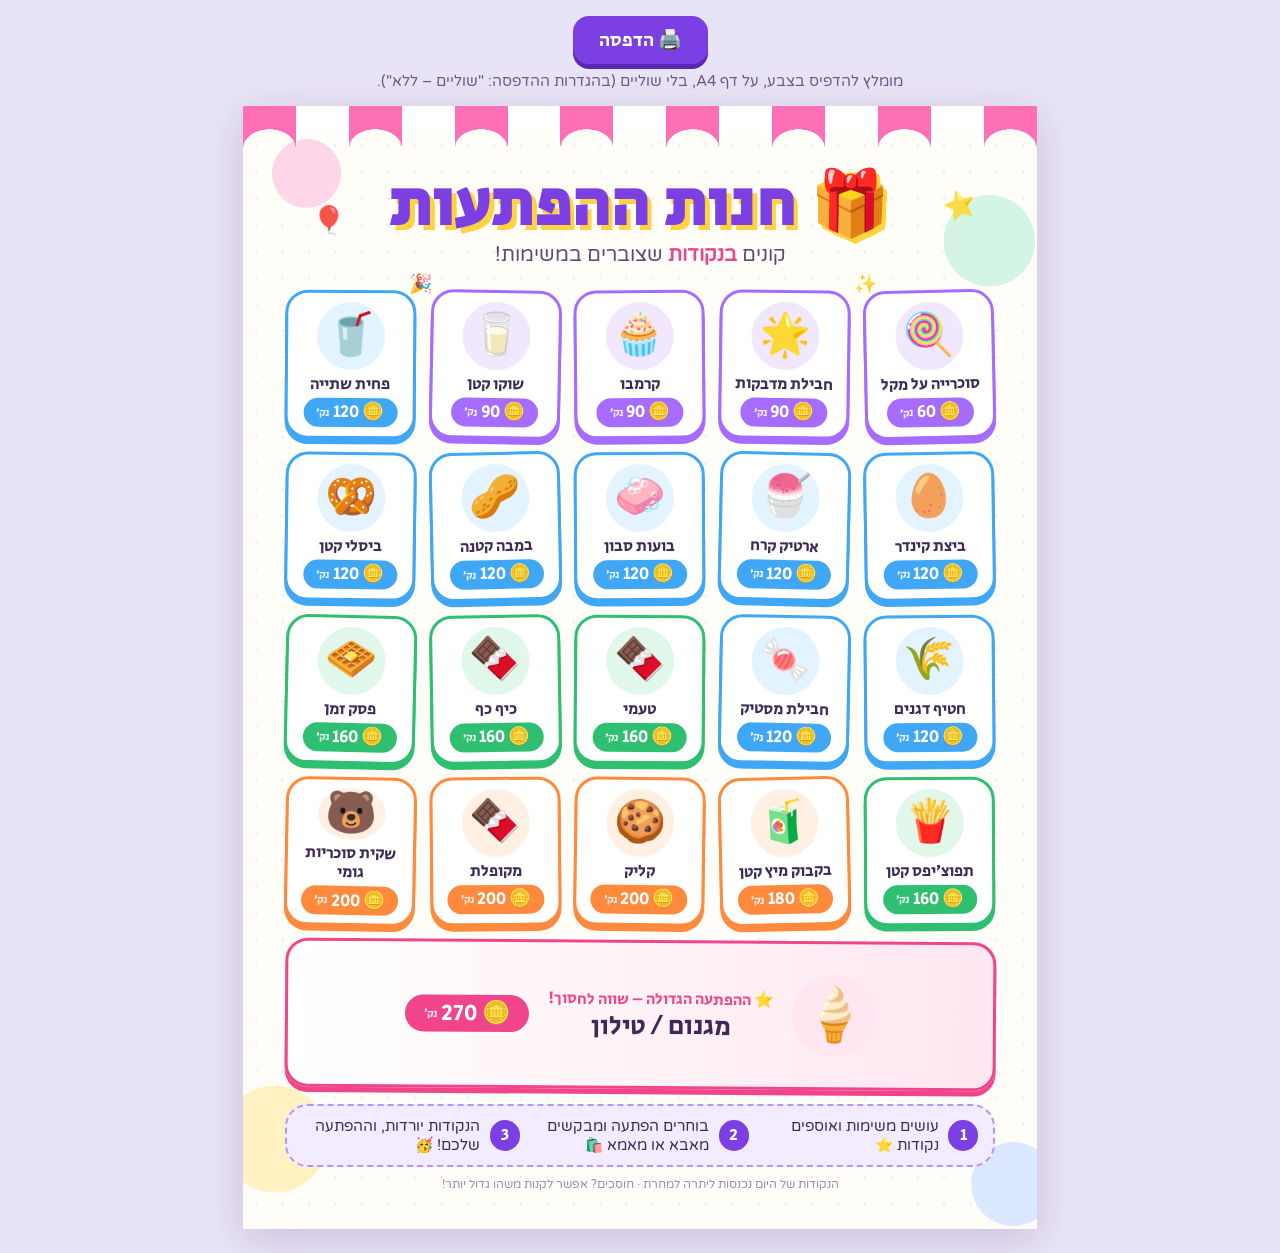
<file: shop/print.html>
<!DOCTYPE html>
<html lang="he" dir="rtl">
<head>
<meta charset="UTF-8">
<meta name="viewport" content="width=device-width, initial-scale=1">
<title>מחירון חנות ההפתעות</title>
<link rel="preconnect" href="https://fonts.googleapis.com"><link rel="preconnect" href="https://fonts.gstatic.com" crossorigin>
<link href="https://fonts.googleapis.com/css2?family=Secular+One&family=Varela+Round&display=swap" rel="stylesheet">
<style>
  @page { size: A4 portrait; margin: 0; }
  * { box-sizing: border-box; -webkit-print-color-adjust: exact; print-color-adjust: exact; }
  html, body { margin: 0; }
  body {
    background: #e9e4f5;
    font-family: 'Varela Round', 'Heebo', sans-serif;
    color: #3b2a55;
  }
  .toolbar {
    text-align: center; padding: 16px;
    font-family: 'Secular One', sans-serif;
  }
  .toolbar button {
    font: inherit; font-size: 1.2rem; cursor: pointer;
    background: #7b3fe4; color: #fff; border: 0; border-radius: 16px;
    padding: 10px 26px; box-shadow: 0 5px 0 #5a28b5;
  }
  .toolbar p { margin: 8px 0 0; color: #6b5b85; font-family: 'Varela Round', sans-serif; font-size: .95rem; }

  .page {
    width: 210mm; height: 297mm;
    margin: 0 auto 24px;
    position: relative; overflow: hidden;
    padding: 12mm 11mm 10mm;
    background:
      radial-gradient(circle at 8% 6%, #ffd6e8 0 9mm, transparent 9.2mm),
      radial-gradient(circle at 94% 12%, #d4f5e4 0 12mm, transparent 12.2mm),
      radial-gradient(circle at 4% 92%, #fff1c2 0 14mm, transparent 14.2mm),
      radial-gradient(circle at 97% 96%, #dbe8ff 0 11mm, transparent 11.2mm),
      radial-gradient(#f0e6ff 1.1px, transparent 1.3px) 0 0 / 7mm 7mm,
      #fffdf8;
    display: flex; flex-direction: column;
    box-shadow: 0 10px 40px rgba(60, 30, 110, .18);
  }
  .confetti { position: absolute; font-size: 7mm; opacity: .9; }

  header { text-align: center; position: relative; }
  .awning {
    height: 11mm; margin: 0 -11mm 4mm;
    background: repeating-linear-gradient(90deg, #ff6fb5 0 14mm, #fff 14mm 28mm);
    -webkit-mask: radial-gradient(7mm 5mm at 50% 100%, transparent 98%, #000) 0 0 / 14mm 100% repeat-x;
            mask: radial-gradient(7mm 5mm at 50% 100%, transparent 98%, #000) 0 0 / 14mm 100% repeat-x;
    position: absolute; top: -12mm; left: 0; right: 0;
  }
  h1 {
    font-family: 'Secular One', sans-serif;
    font-size: 17mm; line-height: 1; margin: 6mm 0 1mm;
    color: #7b3fe4;
    text-shadow: 1.2mm 1.2mm 0 #ffd23f;
    letter-spacing: .3mm;
  }
  .sub { font-size: 5.4mm; margin: 0; color: #5a4a75; }
  .sub b { color: #e8458b; }

  .grid {
    flex: 1;
    display: grid;
    grid-template-columns: repeat(5, 1fr);
    grid-auto-rows: minmax(0, 1fr);
    min-height: 0;
    gap: 3.6mm;
    margin: 6mm 0 4mm;
  }
  .item {
    background: #fff;
    border: .8mm solid var(--c);
    border-radius: 6mm;
    display: flex; flex-direction: column; align-items: center; justify-content: center;
    gap: 1.2mm; padding: 2mm 1.5mm;
    position: relative;
    box-shadow: 0 1.4mm 0 var(--c);
    transform: rotate(var(--r));
  }
  .item.big { grid-column: 1 / -1; flex-direction: row; gap: 5mm; background: linear-gradient(90deg, #fff, var(--soft)); }
  .item.big .em { font-size: 14mm; width: 22mm; height: 22mm; }
  .item.big .nm { font-size: 7mm; }
  .item.big .pr { font-size: 6mm; padding: .6mm 5mm; }
  .item.big .tag { font-family: 'Secular One', sans-serif; font-size: 4.2mm; color: var(--c); }
  .item .em {
    font-size: 11mm; line-height: 1;
    width: 18mm; height: 18mm; border-radius: 50%;
    background: var(--soft);
    display: grid; place-items: center;
  }
  .item .nm { font-family: 'Secular One', sans-serif; font-size: 4.3mm; text-align: center; line-height: 1.15; }
  .item .pr {
    background: var(--c); color: #fff;
    font-family: 'Secular One', sans-serif; font-size: 4.6mm;
    border-radius: 99px; padding: .4mm 3.5mm;
    display: inline-flex; align-items: center; gap: 1mm;
  }
  .item .pr small { font-size: 3mm; opacity: .9; }

  .how {
    display: grid; grid-template-columns: repeat(3, 1fr); gap: 3mm;
    background: #f3ebff; border: .6mm dashed #b892ff; border-radius: 6mm;
    padding: 3mm 4mm;
  }
  .how div { display: flex; align-items: center; gap: 2.5mm; font-size: 3.9mm; line-height: 1.25; }
  .how .n {
    flex: none; width: 8mm; height: 8mm; border-radius: 50%;
    background: #7b3fe4; color: #fff; display: grid; place-items: center;
    font-family: 'Secular One', sans-serif; font-size: 4.4mm;
  }
  footer { text-align: center; font-size: 3.2mm; color: #9a8ab3; margin-top: 2.5mm; }

  @media print {
    body { background: none; }
    .toolbar { display: none; }
    .page { margin: 0; box-shadow: none; }
  }
  @media screen and (max-width: 820px) {
    .page { zoom: calc(100vw / 220mm); }
  }
</style>
</head>
<body>
  <div class="toolbar">
    <button onclick="print()">🖨️ הדפסה</button>
    <p>מומלץ להדפיס בצבע, על דף A4, בלי שוליים (בהגדרות ההדפסה: "שוליים – ללא").</p>
  </div>

  <div class="page">
    <span class="confetti" style="top:22mm;right:16mm;transform:rotate(-15deg)">⭐</span>
    <span class="confetti" style="top:26mm;left:18mm;transform:rotate(12deg)">🎈</span>
    <span class="confetti" style="top:44mm;right:42mm;font-size:5mm">✨</span>
    <span class="confetti" style="top:44mm;left:44mm;font-size:5mm">🎉</span>
    <header>
      <div class="awning"></div>
      <h1>🎁 חנות ההפתעות</h1>
      <p class="sub">קונים <b>בנקודות</b> שצוברים במשימות!</p>
    </header>

    <main class="grid" id="grid"></main>

    <section class="how">
      <div><span class="n">1</span>עושים משימות ואוספים נקודות ⭐</div>
      <div><span class="n">2</span>בוחרים הפתעה ומבקשים מאבא או מאמא 🛍️</div>
      <div><span class="n">3</span>הנקודות יורדות, וההפתעה שלכם! 🥳</div>
    </section>
    <footer>הנקודות של היום נכנסות ליתרה למחרת · חוסכים? אפשר לקנות משהו גדול יותר!</footer>
  </div>

<script type="module">
  import { SHOP_ITEMS } from '../js/shopCatalog.js';
  // צבע לכל דרגת מחיר
  const tiers = [
    { max: 100, c: '#a66cff', soft: '#f1e8ff' },
    { max: 130, c: '#3fa7f5', soft: '#e3f3ff' },
    { max: 170, c: '#2fbf71', soft: '#e0f7ea' },
    { max: 220, c: '#ff8a3d', soft: '#fff0e3' },
    { max: Infinity, c: '#f0458b', soft: '#ffe6f0' },
  ];
  const tilt = [-1.2, .8, -.5, 1.1, .4, -.9, 1.3, -.3];
  const esc = s => String(s).replace(/[&<>"]/g, c => ({ '&': '&amp;', '<': '&lt;', '>': '&gt;', '"': '&quot;' }[c]));
  const items = [...SHOP_ITEMS].sort((a, b) => a.cost - b.cost);
  document.getElementById('grid').innerHTML = items.map((it, i) => {
    const t = tiers.find(t => it.cost <= t.max);
    const big = it.cost >= 250;
    return `<div class="item${big ? ' big' : ''}" style="--c:${t.c};--soft:${t.soft};--r:${tilt[i % tilt.length]}deg">
      <div class="em">${it.emoji}</div>
      ${big ? `<div><div class="tag">⭐ ההפתעה הגדולה – שווה לחסוך!</div><div class="nm">${esc(it.name)}</div></div>` : `<div class="nm">${esc(it.name)}</div>`}
      <div class="pr">🪙 ${it.cost} <small>נק׳</small></div>
    </div>`;
  }).join('');
</script>
</body>
</html>
</file>
